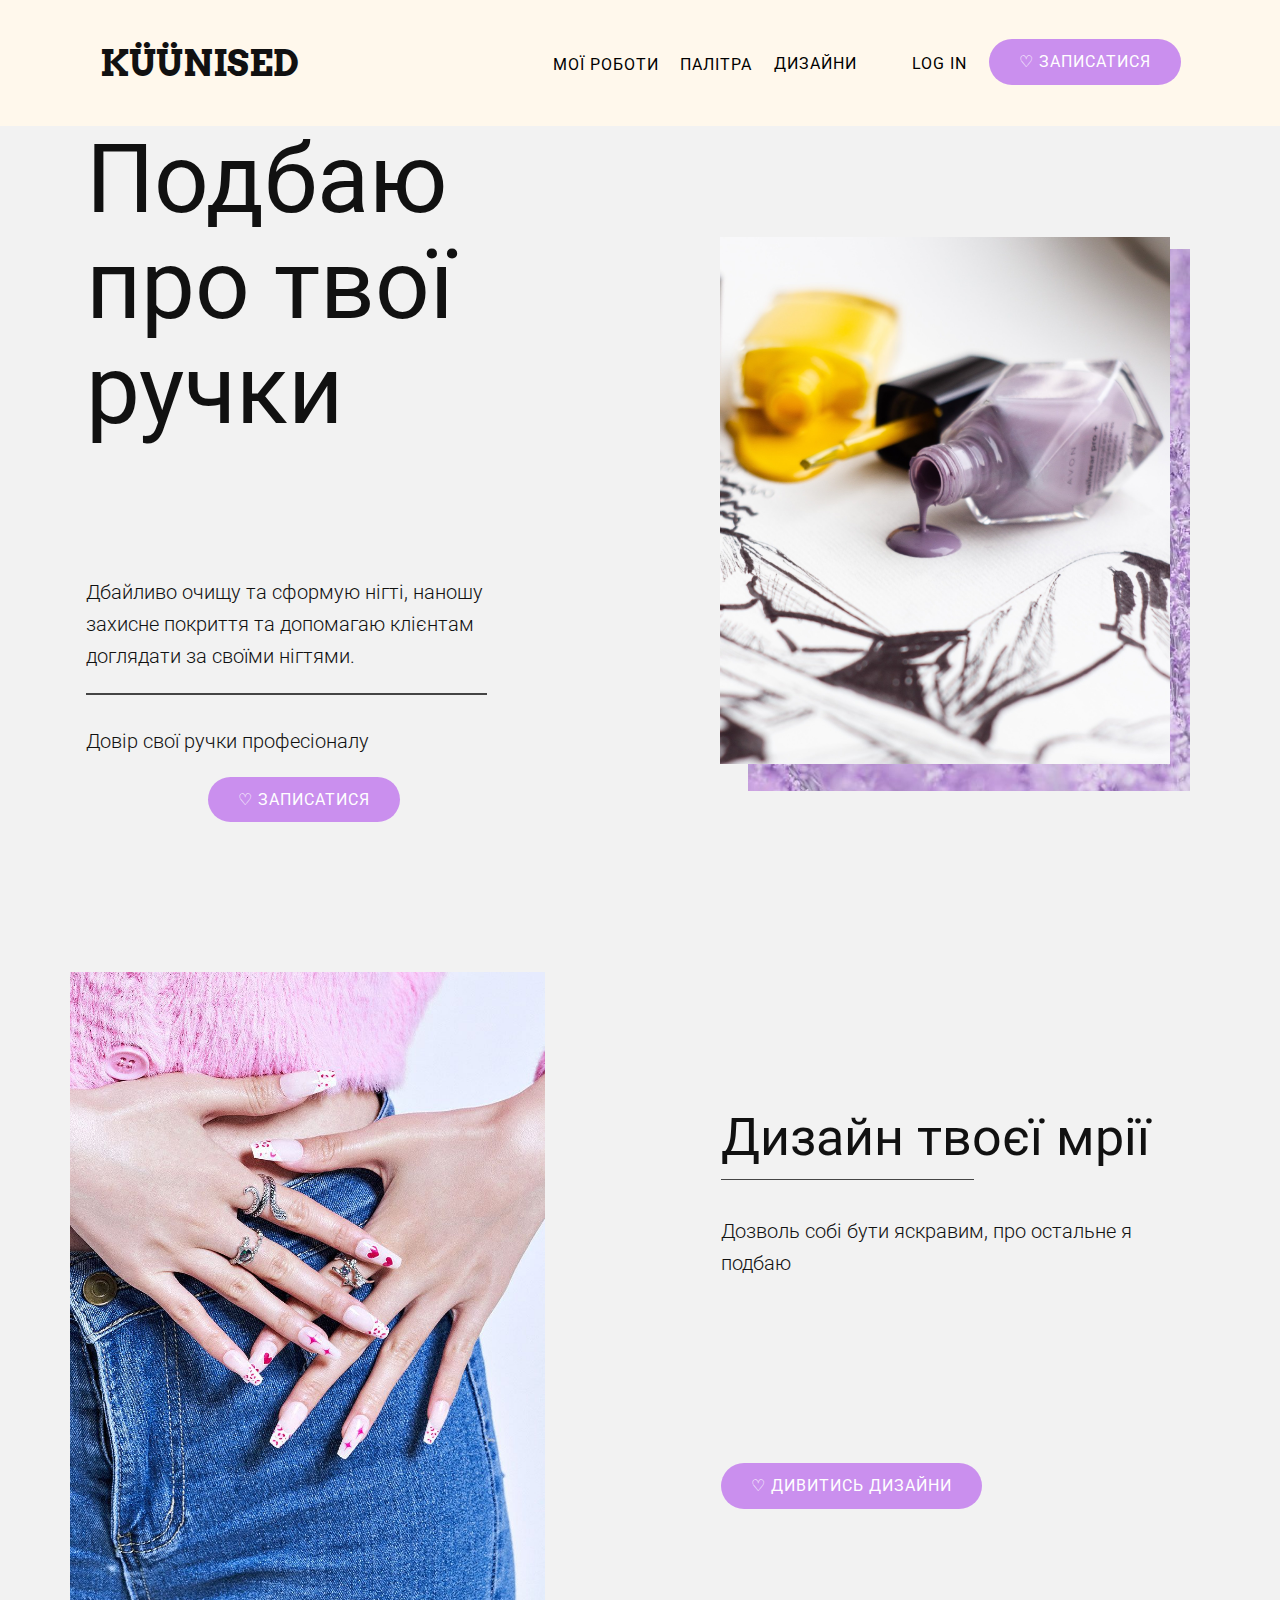
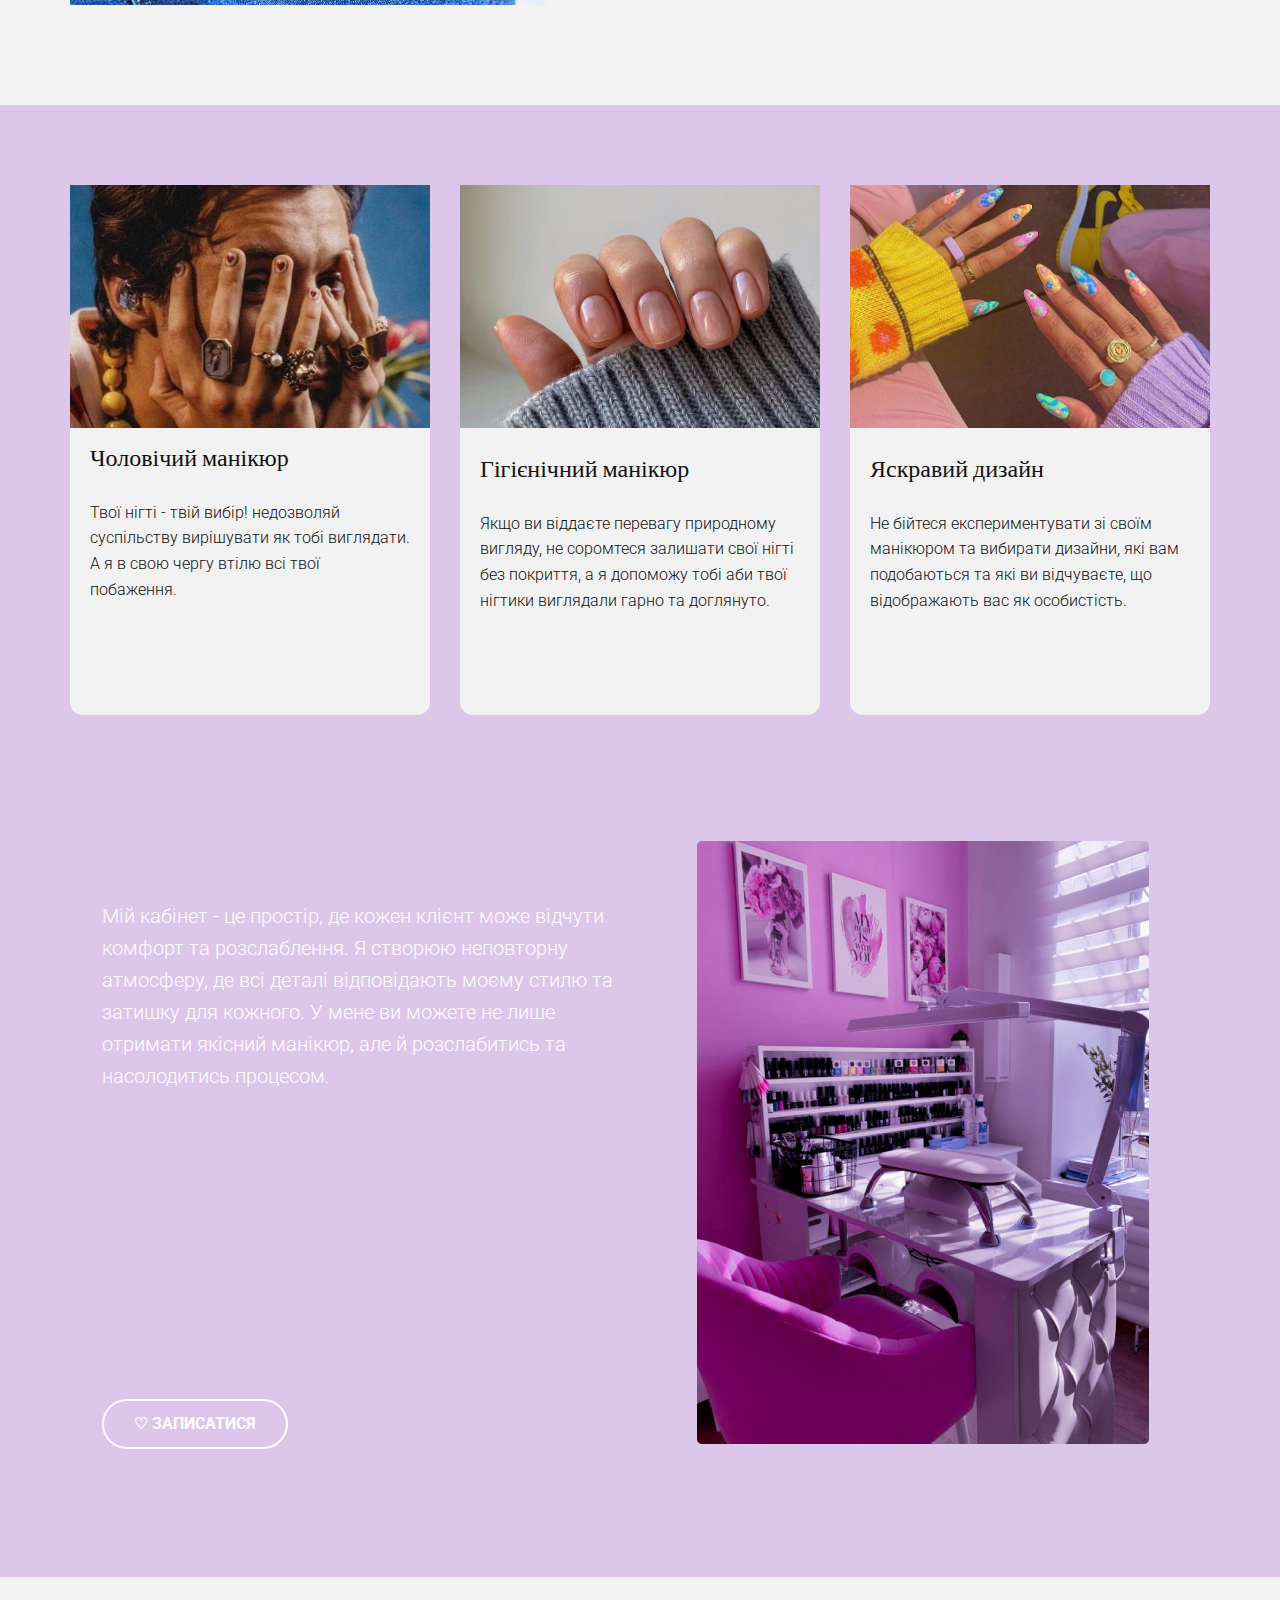
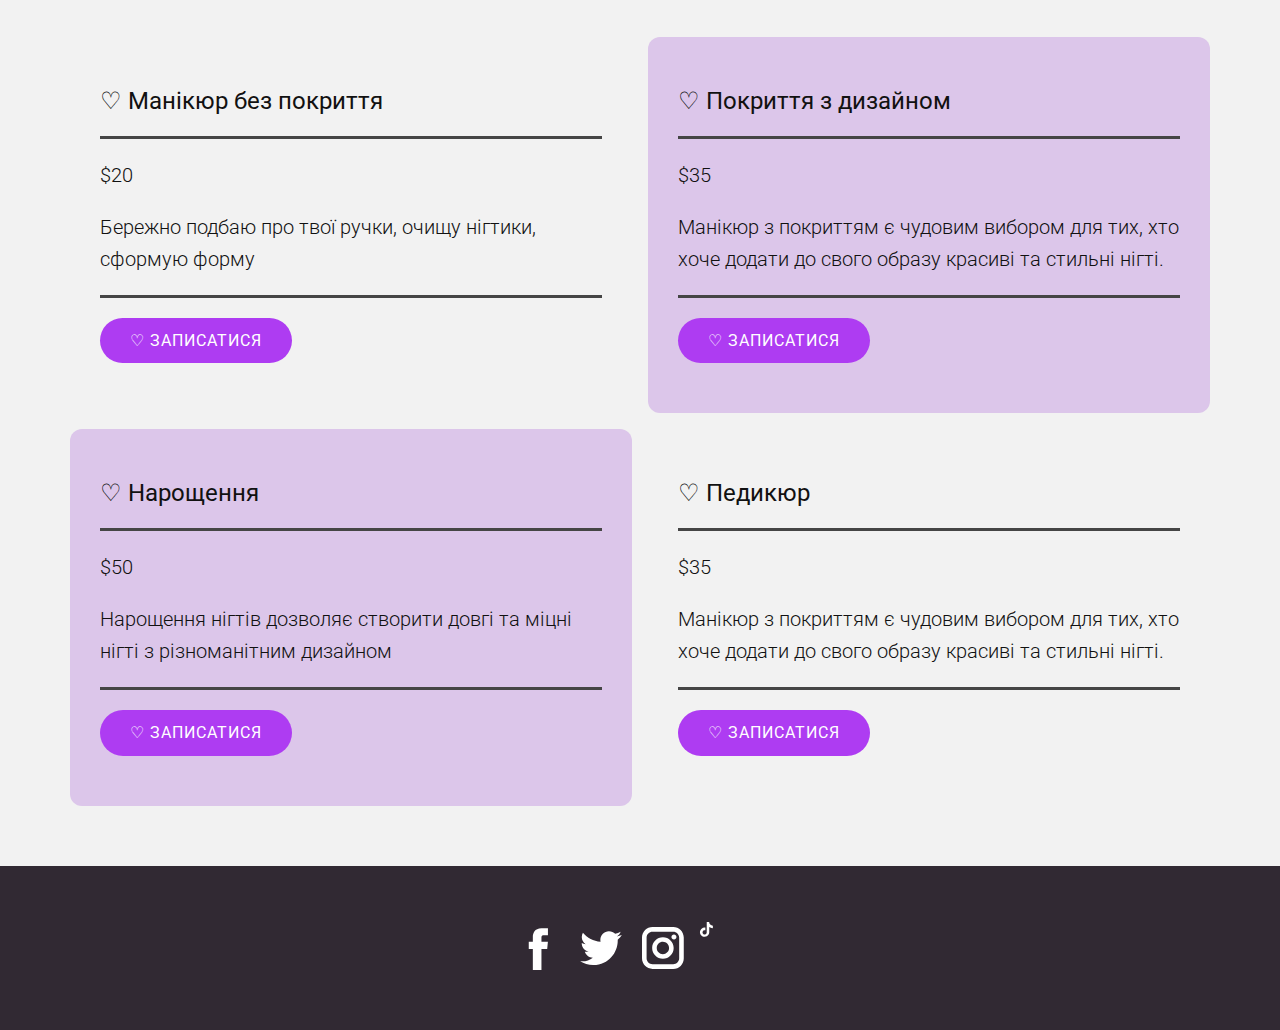
<file: index.html>
<!DOCTYPE html>
<html style="font-size: 16px;" lang="ru"><head>
    <meta name="viewport" content="width=device-width, initial-scale=1.0">
    <meta charset="utf-8">
    <meta name="keywords" content="https://www.anthropologie.com/new-tops, Dresses, Dresses, https://www.anthropologie.com/new-tops, https://www.anthropologie.com/new-tops, https://www.anthropologie.com/new-tops">
    <meta name="description" content="">
    <title>küünised</title>
    <link rel="stylesheet" href="nicepage.css" media="screen">
<link rel="stylesheet" href="Page-2.css" media="screen">
    <script class="u-script" type="text/javascript" src="jquery-1.9.1.min.js" defer=""></script>
    <script class="u-script" type="text/javascript" src="nicepage.js" defer=""></script>
    <meta name="generator" content="Nicepage 5.9.15, nicepage.com">
    <link id="u-theme-google-font" rel="stylesheet" href="https://fonts.googleapis.com/css?family=Roboto:100,100i,300,300i,400,400i,500,500i,700,700i,900,900i|Arvo:400,400i,700,700i">
    
    
    
    
    
    
    
    <script type="application/ld+json">{
		"@context": "http://schema.org",
		"@type": "Organization",
		"name": "",
		"sameAs": []
}</script>
    <meta name="theme-color" content="#834496">
    <meta property="og:title" content="Page 2">
    <meta property="og:type" content="website">
  <meta data-intl-tel-input-cdn-path="intlTelInput/"></head>
  <body data-home-page-title="küünised" class="u-body u-grey-5 u-overlap u-xl-mode" data-lang="ru"><header class="u-clearfix u-custom-color-1 u-header u-header" id="sec-adab"><div class="u-clearfix u-sheet u-sheet-1">
        <h3 class="u-align-center u-headline u-text u-text-default u-text-1">
          <a href="/"> küünised</a>
        </h3>
        <a href="#" class="u-btn u-button-style u-btn-1"> ♡ Записатися</a>
        <a href="#" class="u-active-none u-border-2 u-border-no-left u-border-no-right u-border-no-top u-border-palette-1-base u-bottom-left-radius-0 u-bottom-right-radius-0 u-btn u-btn-rectangle u-button-style u-hover-none u-none u-radius-0 u-text-black u-top-left-radius-0 u-top-right-radius-0 u-btn-2">Log in</a>
        <a href="#" class="u-active-none u-border-2 u-border-no-left u-border-no-right u-border-no-top u-border-palette-1-base u-bottom-left-radius-0 u-bottom-right-radius-0 u-btn u-btn-rectangle u-button-style u-hover-none u-none u-radius-0 u-text-black u-top-left-radius-0 u-top-right-radius-0 u-btn-3"> Дизайни</a>
        <a href="#" class="u-active-none u-border-2 u-border-no-left u-border-no-right u-border-no-top u-border-palette-1-base u-bottom-left-radius-0 u-bottom-right-radius-0 u-btn u-btn-rectangle u-button-style u-hover-none u-none u-radius-0 u-text-black u-top-left-radius-0 u-top-right-radius-0 u-btn-4"> Палітра</a>
        <a href="#" class="u-active-none u-border-2 u-border-no-left u-border-no-right u-border-no-top u-border-palette-1-base u-bottom-left-radius-0 u-bottom-right-radius-0 u-btn u-btn-rectangle u-button-style u-hover-none u-none u-radius-0 u-text-black u-top-left-radius-0 u-top-right-radius-0 u-btn-5">Мої роботи</a>
      </div></header> 
    <section class="u-clearfix u-section-1" id="sec-dc4f">
      <div class="u-clearfix u-sheet u-sheet-1">
        <div class="u-align-right u-container-style u-group u-group-1">
          <div class="u-container-layout u-container-layout-1">
            <h1 class="u-align-left u-custom-font u-text u-text-font u-text-1">Подбаю про твої ручки<span style="font-weight: 400;"></span>
            </h1>
            <p class="u-align-left u-text u-text-2"> Дбайливо очищу та сформую нігті, наношу захисне покриття та допомагаю клієнтам доглядати за своїми нігтями.</p>
            <div class="u-border-2 u-border-grey-dark-1 u-line u-line-horizontal u-line-1"></div>
            <p class="u-align-left u-text u-text-default u-text-3">Довір свої ручки професіоналу</p>
            <a href="#" class="u-border-none u-btn u-button-style u-custom-color-2 u-hover-palette-1-dark-1 u-radius-25 u-btn-1"> ♡ Записатися<span style="font-weight: 400;"></span>
            </a>
          </div>
        </div>
        <img class="u-image u-image-default u-image-1" src="images/fon1.jfif" alt="" data-image-width="602" data-image-height="801">
        <img class="u-image u-image-default u-image-2" src="images/banki.jpg" alt="" data-image-width="2693" data-image-height="3590">
      </div>
    </section>
    <section class="u-clearfix u-section-2" id="carousel_687f">
      <div class="u-clearfix u-sheet u-sheet-1">
        <img src="images/diz.jfif" alt="" class="u-expanded-width-sm u-expanded-width-xs u-image u-image-default u-image-1" data-image-width="900" data-image-height="1200">
        <div class="u-align-left u-container-style u-expanded-width-sm u-expanded-width-xs u-group u-group-1">
          <div class="u-container-layout u-container-layout-1">
            <h2 class="u-custom-font u-text u-text-font u-text-1"> Дизайн твоєї мрії<span style="font-style: normal;">
                <span style="font-weight: 400;"></span>
              </span>
            </h2>
            <div class="u-border-1 u-border-grey-dark-1 u-line u-line-horizontal u-line-1"></div>
            <p class="u-text u-text-2">Дозволь собі бути яскравим, про остальне я подбаю</p>
            <a href="https://nicepage.one" class="u-border-active-palette-2-base u-border-hover-palette-1-base u-border-none u-btn u-button-style u-custom-color-2 u-text-white u-btn-1">♡ Дивитись дизайни</a>
          </div>
        </div>
      </div>
    </section>
    <section class="u-clearfix u-custom-color-3 u-section-3" id="carousel_f7fd">
      <div class="u-clearfix u-sheet u-sheet-1">
        <div class="u-clearfix u-expanded-width u-gutter-30 u-layout-wrap u-layout-wrap-1">
          <div class="u-layout">
            <div class="u-layout-row">
              <div class="u-container-style u-grey-5 u-layout-cell u-left-cell u-radius-28 u-shape-round u-size-20 u-size-20-md u-layout-cell-1">
                <div class="u-container-layout">
                  <img class="u-expanded-width u-image u-image-1" src="images/mnail.jfif" data-image-width="577" data-image-height="384">
                  <h4 class="u-text u-text-1">Чоловічий манікюр</h4>
                  <p class="u-text u-text-2">Твої нігті - твій вибір! недозволяй суспільству вирішувати як тобі виглядати. А я в свою чергу втілю всі твої побаження.</p>
                </div>
              </div>
              <div class="u-container-style u-grey-5 u-layout-cell u-radius-28 u-shape-round u-size-20 u-size-20-md u-layout-cell-2">
                <div class="u-container-layout">
                  <img class="u-border-no-bottom u-border-no-left u-border-no-right u-border-no-top u-expanded-width u-image u-image-2" src="images/nail.jfif" data-image-width="828" data-image-height="551">
                  <h4 class="u-text u-text-3">Гігієнічний манікюр</h4>
                  <p class="u-text u-text-4"> Якщо ви віддаєте перевагу природному вигляду, не соромтеся залишати свої нігті без покриття, а я допоможу тобі аби твої нігтики виглядали гарно та доглянуто.</p>
                </div>
              </div>
              <div class="u-container-style u-grey-5 u-layout-cell u-radius-28 u-right-cell u-shape-round u-size-20 u-size-20-md u-layout-cell-3">
                <div class="u-container-layout">
                  <img class="u-border-no-bottom u-border-no-left u-border-no-right u-border-no-top u-expanded-width u-image u-image-3" src="images/brnail.jfif" data-image-width="735" data-image-height="490">
                  <h4 class="u-text u-text-5">Яскравий дизайн</h4>
                  <p class="u-text u-text-6">Не бійтеся експериментувати зі своїм манікюром та вибирати дизайни, які вам подобаються та які ви відчуваєте, що відображають вас як особистість.</p>
                </div>
              </div>
              <!--<div class="u-container-style u-grey-5 u-layout-cell u-radius-28 u-right-cell u-shape-round u-size-20 u-size-20-md u-layout-cell-3">
                <div class="u-container-layout">
                  <img class="u-border-no-bottom u-border-no-left u-border-no-right u-border-no-top u-expanded-width u-image u-image-3" src="images/legs.jfif" data-image-width="735" data-image-height="490">
                  <h4 class="u-text u-text-5">​Педикюр</h4>
                  <p class="u-text u-text-6">Не бійтеся експериментувати зі своїм манікюром та вибирати дизайни, які вам подобаються та які ви відчуваєте, що відображають вас як особистість.</p>
                </div>
              </div>-->
            </div>
          </div>
        </div>
        <img class="u-image u-image-default u-image-4" src="images/image.png" alt="" data-image-width="904" data-image-height="1206">
        <p class="u-text u-text-body-alt-color u-text-7"> Мій кабінет - це простір, де кожен клієнт може відчути комфорт та розслаблення. Я створюю неповторну атмосферу, де всі деталі відповідають моєму стилю та затишку для кожного. У мене ви можете не лише отримати якісний манікюр, але й розслабитись та насолодитись процесом.</p>
        <a href="https://nicepage.com/k/apple-website-templates" class="u-border-2 u-border-hover-custom-color-2 u-border-white u-btn u-button-style u-none u-text-body-alt-color u-text-hover-white u-btn-1"> ♡ Записатися<span style="font-weight: 400;"></span>
        </a>
      </div>
    </section>
    <section class="u-clearfix u-section-4" id="carousel_6322">
      <div class="u-clearfix u-sheet u-sheet-1">
        <div class="u-clearfix u-expanded-width u-gutter-16 u-layout-wrap u-layout-wrap-1">
          <div class="u-layout">
            <div class="u-layout-col">
              <div class="u-size-30">
                <div class="u-layout-row">
                  <div class="u-container-style u-layout-cell u-size-30 u-layout-cell-1">
                    <div class="u-container-layout u-container-layout-2">
                      <h4 class="u-custom-font u-text u-text-default u-text-font u-text-4"> ♡ ​Манікюр без покриття</h4>
                      <div class="u-border-3 u-border-grey-dark-1 u-line u-line-horizontal u-line-3"></div>
                      <p class="u-text u-text-5">$20 </p>
                      <p class="u-text u-text-6"> Бережно подбаю про твої ручки, очищу нігтики, сформую форму</p>
                      <div class="u-border-3 u-border-grey-dark-1 u-line u-line-horizontal u-line-4"></div>
                      <a href="#" class="u-border-none u-btn u-button-style u-custom-color-4 u-hover-palette-1-dark-1 u-radius-25 u-btn-2"> ♡ Записатися<span style="font-weight: 400;"></span>
                      </a>
                    </div>
                  </div>
                  <div class="u-container-style u-custom-color-3 u-layout-cell u-radius-20 u-shape-round u-size-30 u-layout-cell-2">
                    <div class="u-container-layout u-container-layout-2">
                      <h4 class="u-custom-font u-text u-text-default u-text-font u-text-4"> ♡ ​Покриття з дизайном</h4>
                      <div class="u-border-3 u-border-grey-dark-1 u-line u-line-horizontal u-line-3"></div>
                      <p class="u-text u-text-5">$35 </p>
                      <p class="u-text u-text-6"> Манікюр з покриттям є чудовим вибором для тих, хто хоче додати до свого образу красиві та стильні нігті.</p>
                      <div class="u-border-3 u-border-grey-dark-1 u-line u-line-horizontal u-line-4"></div>
                      <a href="#" class="u-border-none u-btn u-button-style u-custom-color-4 u-hover-palette-1-dark-1 u-radius-25 u-btn-2"> ♡ Записатися<span style="font-weight: 400;"></span>
                      </a>
                    </div>
                  </div>
                </div>
              </div>
              <div class="u-size-30">
                <div class="u-layout-row">
                  <div class="u-container-style u-custom-color-3 u-layout-cell u-radius-20 u-shape-round u-size-30 u-layout-cell-3">
                    <div class="u-container-layout u-container-layout-3">
                      <h4 class="u-custom-font u-text u-text-default u-text-font u-text-7"> ♡ ​Нарощення</h4>
                      <div class="u-border-3 u-border-grey-dark-1 u-line u-line-horizontal u-line-5"></div>
                      <p class="u-text u-text-8">$50 </p>
                      <p class="u-text u-text-9"> Нарощення нігтів дозволяє створити довгі та міцні нігті з різноманітним дизайном</p>
                      <div class="u-border-3 u-border-grey-dark-1 u-line u-line-horizontal u-line-6"></div>
                      <a href="#" class="u-border-none u-btn u-button-style u-custom-color-4 u-hover-palette-1-dark-1 u-radius-25 u-btn-3"> ♡ Записатися<span style="font-weight: 400;"></span>
                      </a>
                    </div>
                  </div>
                  <div class="u-container-style u-layout-cell u-size-30 u-layout-cell-4">
                    <div class="u-container-layout u-container-layout-4">
                      <h4 class="u-custom-font u-text u-text-default u-text-font u-text-10"> ♡ ​Педикюр</h4>
                      <div class="u-border-3 u-border-grey-dark-1 u-line u-line-horizontal u-line-7"></div>
                      <p class="u-text u-text-11">$35 </p>
                      <p class="u-text u-text-12"> Манікюр з покриттям є чудовим вибором для тих, хто хоче додати до свого образу красиві та стильні нігті.</p>
                      <div class="u-border-3 u-border-grey-dark-1 u-line u-line-horizontal u-line-8"></div>
                      <a href="#" class="u-border-none u-btn u-button-style u-custom-color-4 u-hover-palette-1-dark-1 u-radius-25 u-btn-4"> ♡ Записатися<span style="font-weight: 400;"></span>
                      </a>
                    </div>
                  </div>
                </div>
              </div>
            </div>
          </div>
        </div>
      </div>
    </section>
   <!-- <section class="u-clearfix u-section-5" id="carousel_01ac">
      <div class="u-clearfix u-sheet u-sheet-1">
        <img src="images/90cbd42475f59b00b2d6e5a9bc80e1ed.jpeg" alt="" class="u-expanded-width-sm u-expanded-width-xs u-image u-image-default u-image-1">
        <div class="u-align-left u-container-style u-expanded-width-sm u-expanded-width-xs u-group u-group-1">
          <div class="u-container-layout u-valign-middle u-container-layout-1">
            <p class="u-text u-text-1">4</p>
            <div class="u-border-1 u-border-grey-dark-1 u-line u-line-horizontal u-line-1"></div>
            <h1 class="u-text u-text-2">Skirts</h1>
            <div class="u-border-1 u-border-grey-dark-1 u-line u-line-horizontal u-line-2"></div>
            <p class="u-text u-text-3">Choosing materials is not that simple – in such a variety you can lose: leather, dull dense fabric and lurex yarn materials, light chiffon and many more. If the look is made up of black base elements, then the skirt surely has to be
                        very special in a bright shade. </p>
            <a href="https://www.anthropologie.com/skirtss" class="u-border-1 u-border-black u-link u-text-body-color u-link-1" target="_blank">shop now</a>
          </div>
        </div>
      </div>
    </section>
    <section class="u-clearfix u-palette-4-light-2 u-section-6" id="carousel_4f00">
      <div class="u-clearfix u-sheet u-sheet-1">
        <div class="u-clearfix u-expanded-width u-gutter-30 u-layout-wrap u-layout-wrap-1">
          <div class="u-layout">
            <div class="u-layout-row">
              <div class="u-container-style u-grey-5 u-layout-cell u-left-cell u-size-20 u-size-20-md u-layout-cell-1">
                <div class="u-container-layout">
                  <img class="u-border-no-bottom u-border-no-left u-border-no-right u-border-no-top u-expanded-width u-image u-image-1" src="images/8fa0bead3afe297549309a7ad3ddbbd7.jpeg">
                  <h2 class="u-text u-text-1">Capistra Printed Maxi Skirt</h2>
                  <p class="u-text u-text-2">$118.00</p>
                </div>
              </div>
              <div class="u-container-style u-grey-5 u-layout-cell u-size-20 u-size-20-md u-layout-cell-2">
                <div class="u-container-layout">
                  <img class="u-border-no-bottom u-border-no-left u-border-no-right u-border-no-top u-expanded-width u-image u-image-2" src="images/a57bd3a0bdb31dedd4ea010f739f1326.jpeg">
                  <h2 class="u-text u-text-3">Benmore Pleated Floral Skirt</h2>
                  <p class="u-text u-text-4">$188.00</p>
                </div>
              </div>
              <div class="u-container-style u-grey-5 u-layout-cell u-right-cell u-size-20 u-size-20-md u-layout-cell-3">
                <div class="u-container-layout">
                  <img class="u-border-no-bottom u-border-no-left u-border-no-right u-border-no-top u-expanded-width u-image u-image-3" src="images/4e2b41c30584d8e7fbe26c406c10948f.jpeg">
                  <h2 class="u-text u-text-5">Button-Front Mini Skirt</h2>
                  <p class="u-text u-text-6">$148.00</p>
                </div>
              </div>
            </div>
          </div>
        </div>
        <a href="https://www.anthropologie.com/skirts" class="u-border-2 u-border-grey-dark-1 u-btn u-button-style u-btn-1" target="_blank">shop new arrivals</a>
      </div>
    </section>-->
    
    
    <!--<footer class="u-clearfix u-footer u-palette-1-dark-3" id="sec-ef9d">
      <div class="u-clearfix u-sheet u-valign-middle u-sheet-1">
        <div class="u-social-icons u-spacing-10 u-social-icons-1">
          <a class="u-social-url" target="_blank" href=""><span class="u-icon u-icon-circle u-social-facebook u-social-icon u-icon-1"><svg class="u-svg-link" preserveAspectRatio="xMidYMin slice" viewBox="0 0 112.2 112.2" style="undefined"><use xlink:href="#svg-3934"></use></svg><svg x="0px" y="0px" viewBox="0 0 112.2 112.2" enable-background="new 0 0 112.2 112.2" xml:space="preserve" id="svg-3934" class="u-svg-content"><path d="M75.5,28.8H65.4c-1.5,0-4,0.9-4,4.3v9.4h13.9l-1.5,15.8H61.4v45.1H42.8V58.3h-8.8V42.4h8.8V32.2 c0-7.4,3.4-18.8,18.8-18.8h13.8v15.4H75.5z"></path></svg></span>
          </a>
          <a class="u-social-url" target="_blank" href=""><span class="u-icon u-icon-circle u-social-icon u-social-twitter u-icon-2"><svg class="u-svg-link" preserveAspectRatio="xMidYMin slice" viewBox="0 0 112.2 112.2" style="undefined"><use xlink:href="#svg-b8b8"></use></svg><svg x="0px" y="0px" viewBox="0 0 112.2 112.2" enable-background="new 0 0 112.2 112.2" xml:space="preserve" id="svg-b8b8" class="u-svg-content"><path d="M92.2,38.2c0,0.8,0,1.6,0,2.3c0,24.3-18.6,52.4-52.6,52.4c-10.6,0.1-20.2-2.9-28.5-8.2 c1.4,0.2,2.9,0.2,4.4,0.2c8.7,0,16.7-2.9,23-7.9c-8.1-0.2-14.9-5.5-17.3-12.8c1.1,0.2,2.4,0.2,3.4,0.2c1.6,0,3.3-0.2,4.8-0.7 c-8.4-1.6-14.9-9.2-14.9-18c0-0.2,0-0.2,0-0.2c2.5,1.4,5.4,2.2,8.4,2.3c-5-3.3-8.3-8.9-8.3-15.4c0-3.4,1-6.5,2.5-9.2 c9.1,11.1,22.7,18.5,38,19.2c-0.2-1.4-0.4-2.8-0.4-4.3c0.1-10,8.3-18.2,18.5-18.2c5.4,0,10.1,2.2,13.5,5.7c4.3-0.8,8.1-2.3,11.7-4.5 c-1.4,4.3-4.3,7.9-8.1,10.1c3.7-0.4,7.3-1.4,10.6-2.9C98.9,32.3,95.7,35.5,92.2,38.2z"></path></svg></span>
          </a>
          <a class="u-social-url" target="_blank" href=""><span class="u-icon u-icon-circle u-social-icon u-social-instagram u-icon-3"><svg class="u-svg-link" preserveAspectRatio="xMidYMin slice" viewBox="0 0 112.2 112.2" style="undefined"><use xlink:href="#svg-0e50"></use></svg><svg x="0px" y="0px" viewBox="0 0 112.2 112.2" enable-background="new 0 0 112.2 112.2" xml:space="preserve" id="svg-0e50" class="u-svg-content"><path d="M55.9,32.9c-12.8,0-23.2,10.4-23.2,23.2s10.4,23.2,23.2,23.2s23.2-10.4,23.2-23.2S68.7,32.9,55.9,32.9z M55.9,69.4c-7.4,0-13.3-6-13.3-13.3c-0.1-7.4,6-13.3,13.3-13.3s13.3,6,13.3,13.3C69.3,63.5,63.3,69.4,55.9,69.4z"></path><path d="M79.7,26.8c-3,0-5.4,2.5-5.4,5.4s2.5,5.4,5.4,5.4c3,0,5.4-2.5,5.4-5.4S82.7,26.8,79.7,26.8z"></path><path d="M78.2,11H33.5C21,11,10.8,21.3,10.8,33.7v44.7c0,12.6,10.2,22.8,22.7,22.8h44.7c12.6,0,22.7-10.2,22.7-22.7 V33.7C100.8,21.1,90.6,11,78.2,11z M91,78.4c0,7.1-5.8,12.8-12.8,12.8H33.5c-7.1,0-12.8-5.8-12.8-12.8V33.7 c0-7.1,5.8-12.8,12.8-12.8h44.7c7.1,0,12.8,5.8,12.8,12.8V78.4z"></path></svg></span>
          </a>
          <a class="u-social-url" target="_blank" href=""><span class="u-icon u-icon-circle u-social-icon u-social-linkedin u-icon-4"><svg class="u-svg-link" preserveAspectRatio="xMidYMin slice" viewBox="0 0 112.2 112.2" style="undefined"><use xlink:href="#svg-2ac4"></use></svg><svg x="0px" y="0px" viewBox="0 0 112.2 112.2" enable-background="new 0 0 112.2 112.2" xml:space="preserve" id="svg-2ac4" class="u-svg-content"><path d="M33.8,96.8H14.5v-58h19.3V96.8z M24.1,30.9L24.1,30.9c-6.6,0-10.8-4.5-10.8-10.1c0-5.8,4.3-10.1,10.9-10.1 S34.9,15,35.1,20.8C35.1,26.4,30.8,30.9,24.1,30.9z M103.3,96.8H84.1v-31c0-7.8-2.7-13.1-9.8-13.1c-5.3,0-8.5,3.6-9.9,7.1 c-0.6,1.3-0.6,3-0.6,4.8V97H44.5c0,0,0.3-52.6,0-58h19.3v8.2c2.6-3.9,7.2-9.6,17.4-9.6c12.7,0,22.2,8.4,22.2,26.1V96.8z"></path></svg></span>
          </a>
        </div>
      </div>
    </footer>-->
    <!--<section class="u-backlink u-clearfix u-grey-80">
      <a class="u-link" href="https://nicepage.com/website-templates" target="_blank">
        <span>Website Templates</span>
      </a>
      <p class="u-text">
        <span>created with</span>
      </p>
      <a class="u-link" href="" target="_blank">
        <span>Website Builder Software</span>
      </a>. 
    </section>-->
  <footer class="u-clearfix u-footer u-palette-1-dark-3">
    <div class="u-clearfix u-sheet u-valign-middle u-sheet-1">
      <div class="u-social-icons u-spacing-10 u-social-icons-1">
        <a class="u-social-url" target="_blank" href=""><span class="u-icon u-icon-circle u-social-facebook u-social-icon u-icon-1"><svg class="u-svg-link" preserveAspectRatio="xMidYMin slice" viewBox="0 0 112.2 112.2" style="undefined"><use xlink:href="#svg-3934"></use></svg><svg x="0px" y="0px" viewBox="0 0 112.2 112.2" enable-background="new 0 0 112.2 112.2" xml:space="preserve" id="svg-3934" class="u-svg-content"><path d="M75.5,28.8H65.4c-1.5,0-4,0.9-4,4.3v9.4h13.9l-1.5,15.8H61.4v45.1H42.8V58.3h-8.8V42.4h8.8V32.2 c0-7.4,3.4-18.8,18.8-18.8h13.8v15.4H75.5z"></path></svg></span>
        </a>
        <a class="u-social-url" target="_blank" href=""><span class="u-icon u-icon-circle u-social-icon u-social-twitter u-icon-2"><svg class="u-svg-link" preserveAspectRatio="xMidYMin slice" viewBox="0 0 112.2 112.2" style="undefined"><use xlink:href="#svg-b8b8"></use></svg><svg x="0px" y="0px" viewBox="0 0 112.2 112.2" enable-background="new 0 0 112.2 112.2" xml:space="preserve" id="svg-b8b8" class="u-svg-content"><path d="M92.2,38.2c0,0.8,0,1.6,0,2.3c0,24.3-18.6,52.4-52.6,52.4c-10.6,0.1-20.2-2.9-28.5-8.2 c1.4,0.2,2.9,0.2,4.4,0.2c8.7,0,16.7-2.9,23-7.9c-8.1-0.2-14.9-5.5-17.3-12.8c1.1,0.2,2.4,0.2,3.4,0.2c1.6,0,3.3-0.2,4.8-0.7 c-8.4-1.6-14.9-9.2-14.9-18c0-0.2,0-0.2,0-0.2c2.5,1.4,5.4,2.2,8.4,2.3c-5-3.3-8.3-8.9-8.3-15.4c0-3.4,1-6.5,2.5-9.2 c9.1,11.1,22.7,18.5,38,19.2c-0.2-1.4-0.4-2.8-0.4-4.3c0.1-10,8.3-18.2,18.5-18.2c5.4,0,10.1,2.2,13.5,5.7c4.3-0.8,8.1-2.3,11.7-4.5 c-1.4,4.3-4.3,7.9-8.1,10.1c3.7-0.4,7.3-1.4,10.6-2.9C98.9,32.3,95.7,35.5,92.2,38.2z"></path></svg></span>
        </a>
        <a class="u-social-url" target="_blank" href=""><span class="u-icon u-icon-circle u-social-icon u-social-instagram u-icon-3"><svg class="u-svg-link" preserveAspectRatio="xMidYMin slice" viewBox="0 0 112.2 112.2" style="undefined"><use xlink:href="#svg-0e50"></use></svg><svg x="0px" y="0px" viewBox="0 0 112.2 112.2" enable-background="new 0 0 112.2 112.2" xml:space="preserve" id="svg-0e50" class="u-svg-content"><path d="M55.9,32.9c-12.8,0-23.2,10.4-23.2,23.2s10.4,23.2,23.2,23.2s23.2-10.4,23.2-23.2S68.7,32.9,55.9,32.9z M55.9,69.4c-7.4,0-13.3-6-13.3-13.3c-0.1-7.4,6-13.3,13.3-13.3s13.3,6,13.3,13.3C69.3,63.5,63.3,69.4,55.9,69.4z"></path><path d="M79.7,26.8c-3,0-5.4,2.5-5.4,5.4s2.5,5.4,5.4,5.4c3,0,5.4-2.5,5.4-5.4S82.7,26.8,79.7,26.8z"></path><path d="M78.2,11H33.5C21,11,10.8,21.3,10.8,33.7v44.7c0,12.6,10.2,22.8,22.7,22.8h44.7c12.6,0,22.7-10.2,22.7-22.7 V33.7C100.8,21.1,90.6,11,78.2,11z M91,78.4c0,7.1-5.8,12.8-12.8,12.8H33.5c-7.1,0-12.8-5.8-12.8-12.8V33.7 c0-7.1,5.8-12.8,12.8-12.8h44.7c7.1,0,12.8,5.8,12.8,12.8V78.4z"></path></svg></span>
        </a>
        <a class="u-social-url" target="_blank" href=""><span class="u-icon u-icon-circle u-social-icon u-social-linkedin u-icon-4"><svg class="u-svg-link" preserveAspectRatio="xMidYMin slice" viewBox="0 0 112.2 112.2" style="undefined"><use href="images/tt.svg"></use></svg><svg x="0px" y="0px" viewBox="0 0 112.2 112.2" enable-background="new 0 0 112.2 112.2" xml:space="preserve" id="svg-2ac4" class="u-svg-content"><path d="M33.8,96.8H14.5v-58h19.3V96.8z M24.1,30.9L24.1,30.9c-6.6,0-10.8-4.5-10.8-10.1c0-5.8,4.3-10.1,10.9-10.1 S34.9,15,35.1,20.8C35.1,26.4,30.8,30.9,24.1,30.9z M103.3,96.8H84.1v-31c0-7.8-2.7-13.1-9.8-13.1c-5.3,0-8.5,3.6-9.9,7.1 c-0.6,1.3-0.6,3-0.6,4.8V97H44.5c0,0,0.3-52.6,0-58h19.3v8.2c2.6-3.9,7.2-9.6,17.4-9.6c12.7,0,22.2,8.4,22.2,26.1V96.8z"></path></svg></span>
        </a>
      </div>
    </div>
  </footer>
</body>
</html>
</file>
